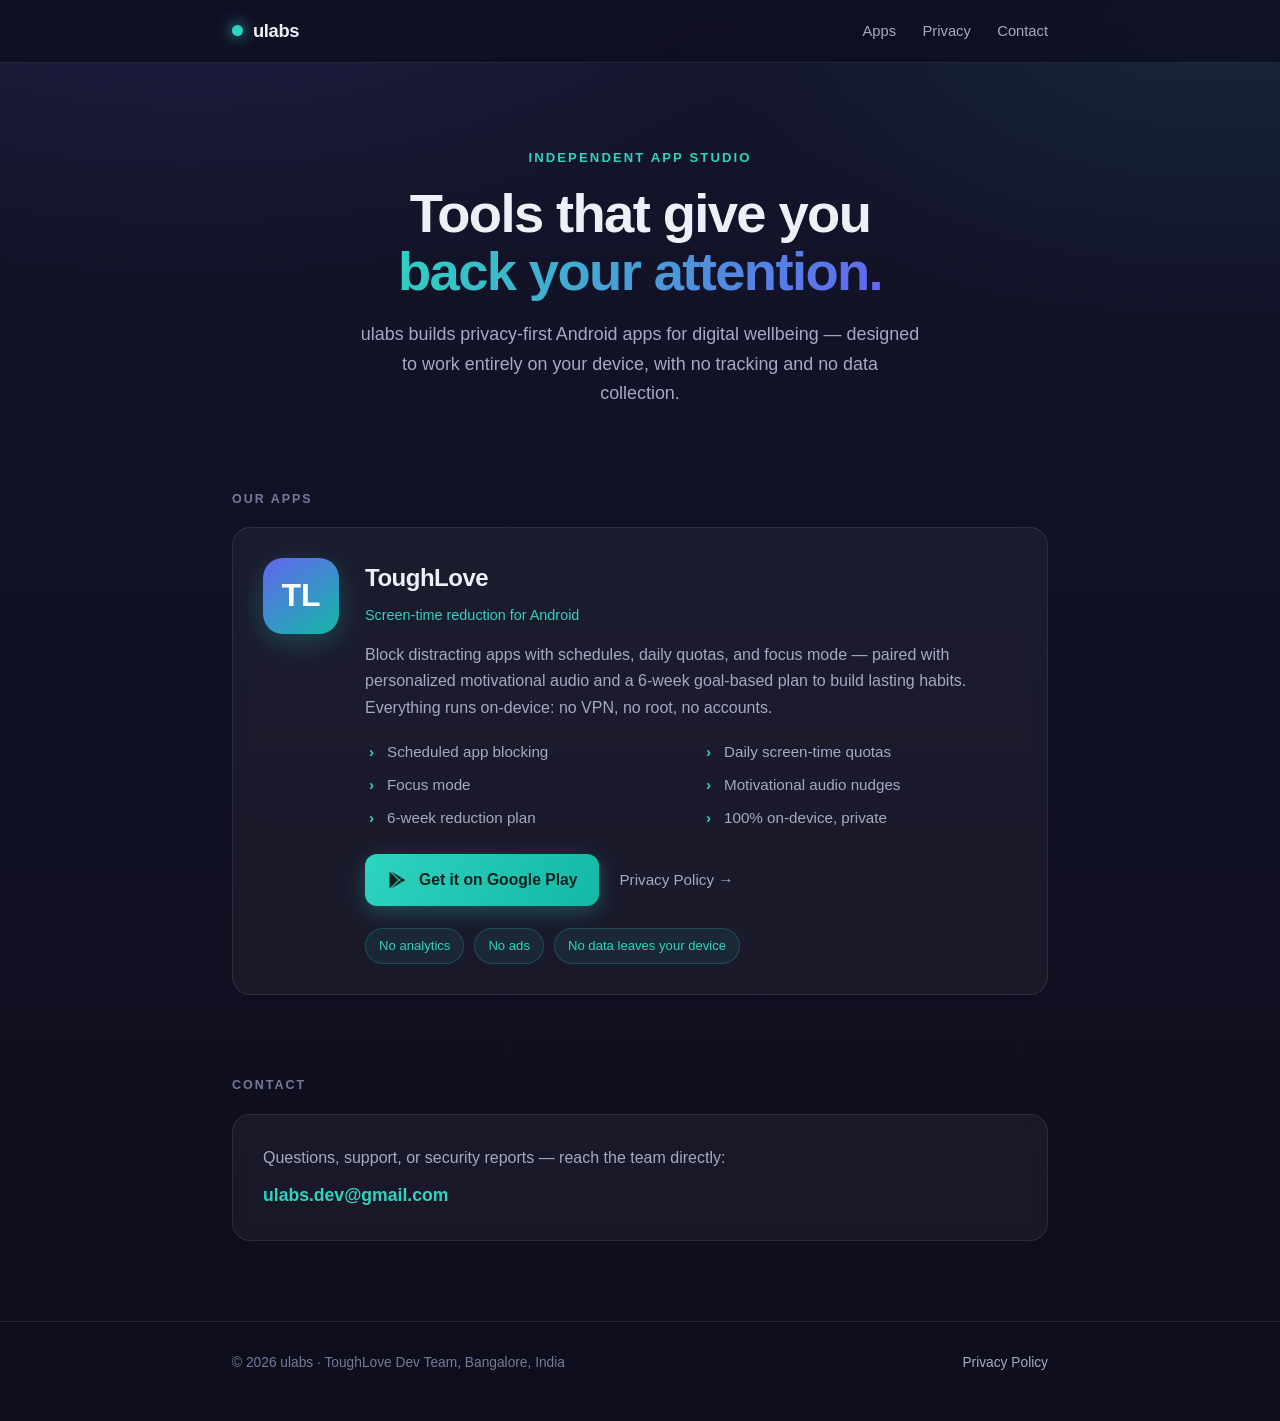
<file: index.html>
<!DOCTYPE html>
<html lang="en">
<head>
  <meta charset="UTF-8" />
  <meta name="viewport" content="width=device-width, initial-scale=1.0" />
  <meta name="google-site-verification" content="t-JAnje1U_Wy-xk-9PTj2iu_wo54Zpv8bPVHvg2KEj0" />
  <title>ulabs — independent app studio</title>
  <meta name="description" content="ulabs is an independent app studio building privacy-first tools for digital wellbeing, including ToughLove, a screen-time reduction app for Android." />
  <link rel="stylesheet" href="style.css" />
</head>
<body>
  <header class="site">
    <div class="wrap">
      <a class="brand" href="index.html"><span class="dot"></span> ulabs</a>
      <nav class="site-nav">
        <a href="#apps">Apps</a>
        <a href="privacy.html">Privacy</a>
        <a href="#contact">Contact</a>
      </nav>
    </div>
  </header>

  <main class="wrap">
    <section class="hero">
      <div class="eyebrow">Independent App Studio</div>
      <h1>Tools that give you<br /><span class="accent">back your attention.</span></h1>
      <p class="lead">ulabs builds privacy-first Android apps for digital wellbeing — designed to work entirely on your device, with no tracking and no data collection.</p>
    </section>

    <section id="apps">
      <div class="section-label">Our Apps</div>
      <div class="card app-card">
        <div class="app-icon">TL</div>
        <div class="app-body">
          <h3>ToughLove</h3>
          <div class="tag">Screen-time reduction for Android</div>
          <p>Block distracting apps with schedules, daily quotas, and focus mode — paired with personalized motivational audio and a 6-week goal-based plan to build lasting habits. Everything runs on-device: no VPN, no root, no accounts.</p>
          <ul class="features">
            <li>Scheduled app blocking</li>
            <li>Daily screen-time quotas</li>
            <li>Focus mode</li>
            <li>Motivational audio nudges</li>
            <li>6-week reduction plan</li>
            <li>100% on-device, private</li>
          </ul>
          <div class="actions">
            <a class="btn-play" href="https://play.google.com/store/apps/details?id=com.toughlove.app" target="_blank" rel="noopener">
              <svg viewBox="0 0 24 24" fill="currentColor" aria-hidden="true"><path d="M3.6 2.4a1 1 0 0 0-.6.92v17.36a1 1 0 0 0 .6.92l9.9-9.6-9.9-9.6zM14.9 11.4 5.4 2.2l11.9 6.86-2.4 2.34zm0 1.2 2.4 2.34L5.4 21.8l9.5-9.2zM17.9 9.6l3.1 1.79a1 1 0 0 1 0 1.62L17.9 14.8 15.2 12l2.7-2.4z"/></svg>
              Get it on Google Play
            </a>
            <a class="btn-ghost" href="privacy.html">Privacy Policy →</a>
          </div>
          <div class="pill-row">
            <span class="pill">No analytics</span>
            <span class="pill">No ads</span>
            <span class="pill">No data leaves your device</span>
          </div>
        </div>
      </div>
    </section>

    <section id="contact">
      <div class="section-label">Contact</div>
      <div class="card contact">
        <p style="color:var(--text-dim); margin-bottom:10px;">Questions, support, or security reports — reach the team directly:</p>
        <p style="font-size:1.1rem;"><a href="mailto:ulabs.dev@gmail.com">ulabs.dev@gmail.com</a></p>
      </div>
    </section>
  </main>

  <footer class="site">
    <div class="wrap row">
      <span>© 2026 ulabs · ToughLove Dev Team, Bangalore, India</span>
      <span><a href="privacy.html">Privacy Policy</a></span>
    </div>
  </footer>
</body>
</html>
</file>
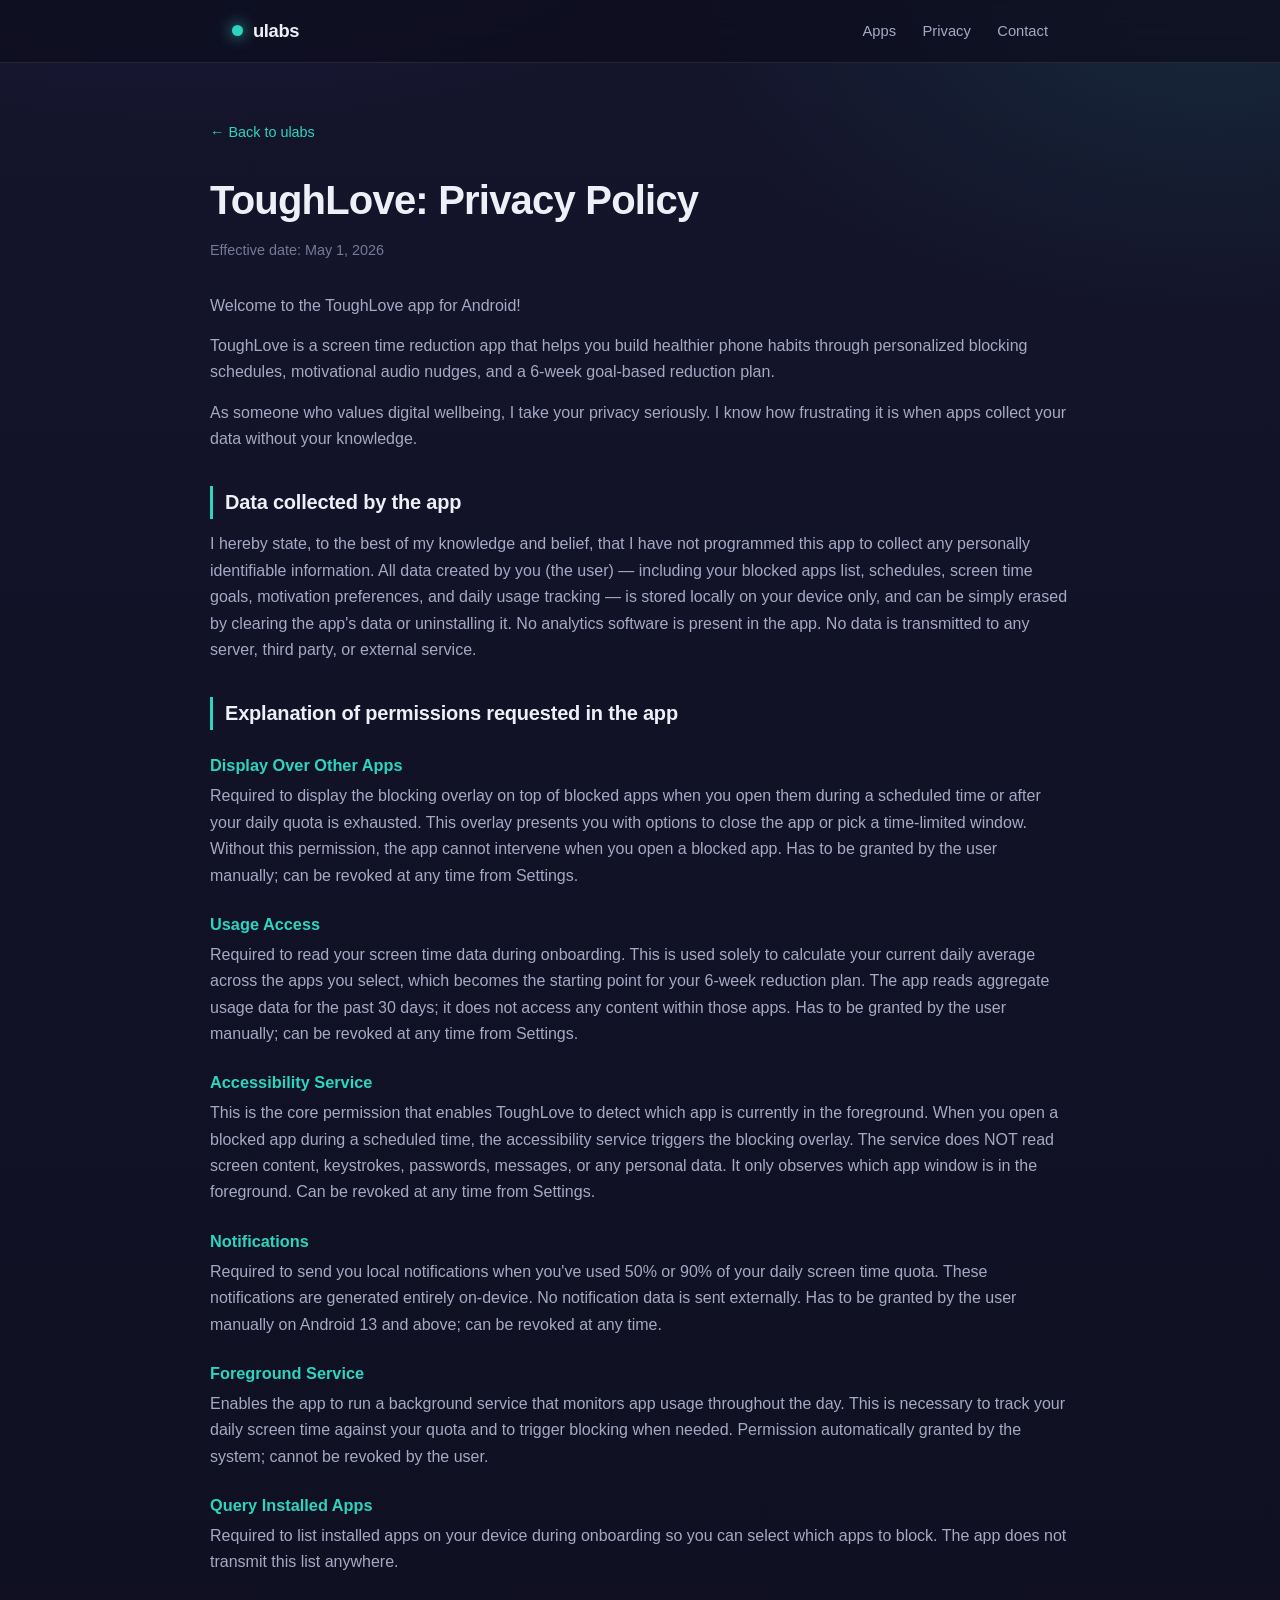
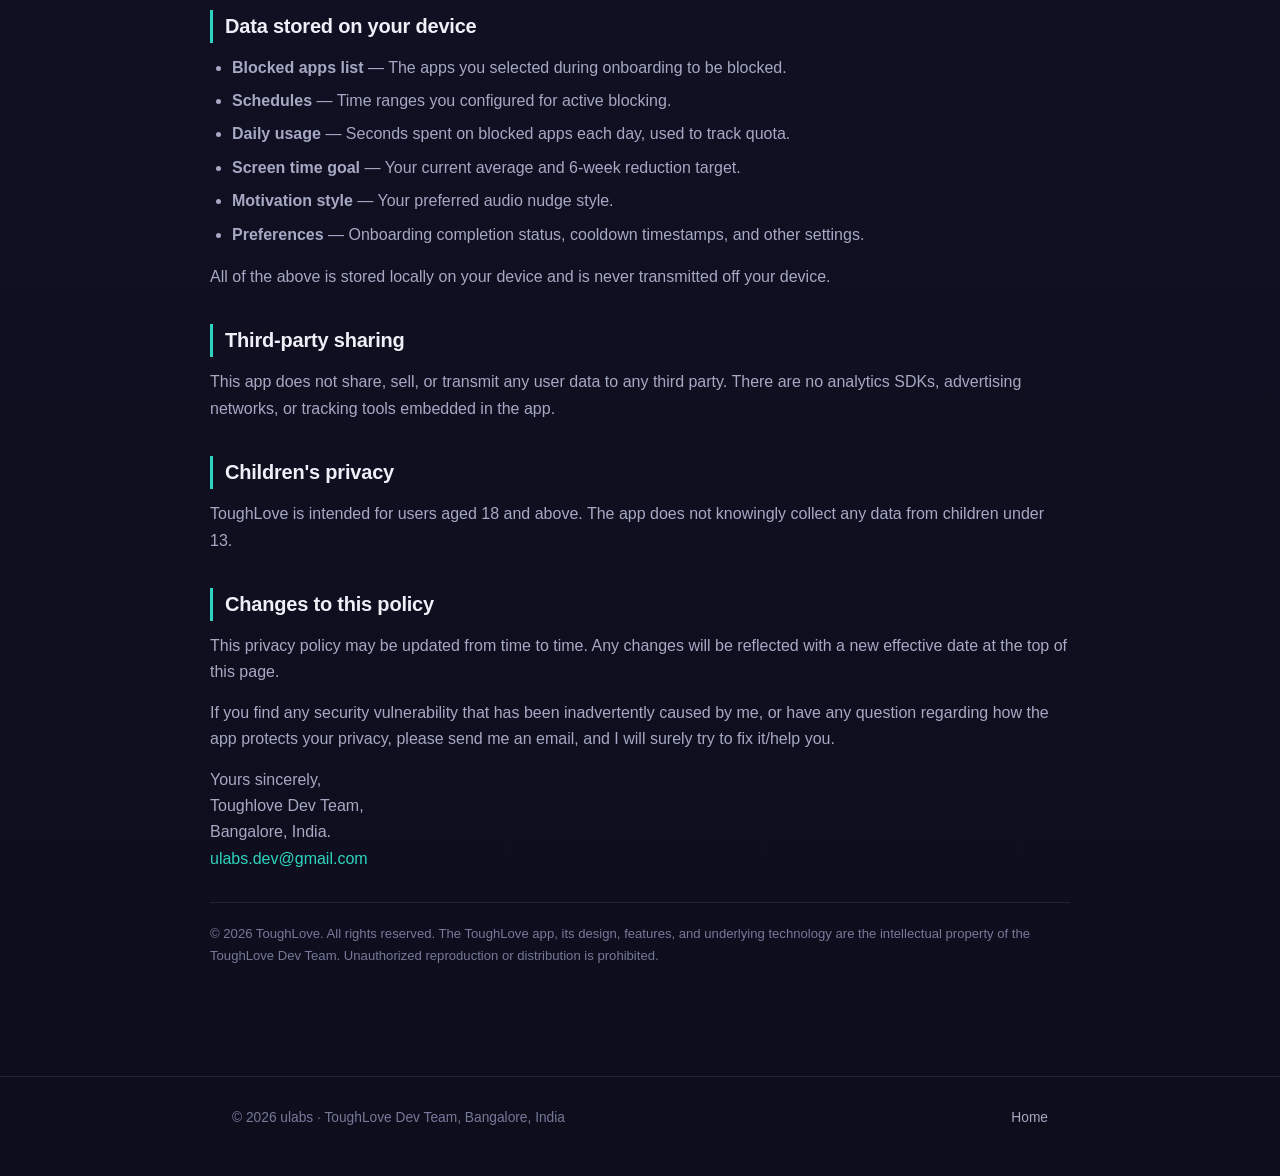
<file: privacy.html>
<!DOCTYPE html>
<html lang="en">
<head>
  <meta charset="UTF-8" />
  <meta name="viewport" content="width=device-width, initial-scale=1.0" />
  <meta name="google-site-verification" content="t-JAnje1U_Wy-xk-9PTj2iu_wo54Zpv8bPVHvg2KEj0" />
  <title>ToughLove — Privacy Policy</title>
  <meta name="description" content="Privacy policy for the ToughLove Android app. All data stays on your device; nothing is collected or transmitted." />
  <link rel="stylesheet" href="style.css" />
</head>
<body>
  <header class="site">
    <div class="wrap">
      <a class="brand" href="index.html"><span class="dot"></span> ulabs</a>
      <nav class="site-nav">
        <a href="index.html#apps">Apps</a>
        <a href="privacy.html">Privacy</a>
        <a href="index.html#contact">Contact</a>
      </nav>
    </div>
  </header>

  <main class="wrap policy">
    <a class="back-link" href="index.html">← Back to ulabs</a>
    <h1>ToughLove: Privacy Policy</h1>
    <p class="eff">Effective date: May 1, 2026</p>

    <p>Welcome to the ToughLove app for Android!</p>
    <p>ToughLove is a screen time reduction app that helps you build healthier phone habits through personalized blocking schedules, motivational audio nudges, and a 6-week goal-based reduction plan.</p>
    <p>As someone who values digital wellbeing, I take your privacy seriously. I know how frustrating it is when apps collect your data without your knowledge.</p>

    <h2>Data collected by the app</h2>
    <p>I hereby state, to the best of my knowledge and belief, that I have not programmed this app to collect any personally identifiable information. All data created by you (the user) — including your blocked apps list, schedules, screen time goals, motivation preferences, and daily usage tracking — is stored locally on your device only, and can be simply erased by clearing the app's data or uninstalling it. No analytics software is present in the app. No data is transmitted to any server, third party, or external service.</p>

    <h2>Explanation of permissions requested in the app</h2>

    <h3>Display Over Other Apps</h3>
    <p>Required to display the blocking overlay on top of blocked apps when you open them during a scheduled time or after your daily quota is exhausted. This overlay presents you with options to close the app or pick a time-limited window. Without this permission, the app cannot intervene when you open a blocked app. Has to be granted by the user manually; can be revoked at any time from Settings.</p>

    <h3>Usage Access</h3>
    <p>Required to read your screen time data during onboarding. This is used solely to calculate your current daily average across the apps you select, which becomes the starting point for your 6-week reduction plan. The app reads aggregate usage data for the past 30 days; it does not access any content within those apps. Has to be granted by the user manually; can be revoked at any time from Settings.</p>

    <h3>Accessibility Service</h3>
    <p>This is the core permission that enables ToughLove to detect which app is currently in the foreground. When you open a blocked app during a scheduled time, the accessibility service triggers the blocking overlay. The service does NOT read screen content, keystrokes, passwords, messages, or any personal data. It only observes which app window is in the foreground. Can be revoked at any time from Settings.</p>

    <h3>Notifications</h3>
    <p>Required to send you local notifications when you've used 50% or 90% of your daily screen time quota. These notifications are generated entirely on-device. No notification data is sent externally. Has to be granted by the user manually on Android 13 and above; can be revoked at any time.</p>

    <h3>Foreground Service</h3>
    <p>Enables the app to run a background service that monitors app usage throughout the day. This is necessary to track your daily screen time against your quota and to trigger blocking when needed. Permission automatically granted by the system; cannot be revoked by the user.</p>

    <h3>Query Installed Apps</h3>
    <p>Required to list installed apps on your device during onboarding so you can select which apps to block. The app does not transmit this list anywhere.</p>

    <h2>Data stored on your device</h2>
    <ul>
      <li><strong>Blocked apps list</strong> — The apps you selected during onboarding to be blocked.</li>
      <li><strong>Schedules</strong> — Time ranges you configured for active blocking.</li>
      <li><strong>Daily usage</strong> — Seconds spent on blocked apps each day, used to track quota.</li>
      <li><strong>Screen time goal</strong> — Your current average and 6-week reduction target.</li>
      <li><strong>Motivation style</strong> — Your preferred audio nudge style.</li>
      <li><strong>Preferences</strong> — Onboarding completion status, cooldown timestamps, and other settings.</li>
    </ul>
    <p>All of the above is stored locally on your device and is never transmitted off your device.</p>

    <h2>Third-party sharing</h2>
    <p>This app does not share, sell, or transmit any user data to any third party. There are no analytics SDKs, advertising networks, or tracking tools embedded in the app.</p>

    <h2>Children's privacy</h2>
    <p>ToughLove is intended for users aged 18 and above. The app does not knowingly collect any data from children under 13.</p>

    <h2>Changes to this policy</h2>
    <p>This privacy policy may be updated from time to time. Any changes will be reflected with a new effective date at the top of this page.</p>

    <p>If you find any security vulnerability that has been inadvertently caused by me, or have any question regarding how the app protects your privacy, please send me an email, and I will surely try to fix it/help you.</p>

    <p class="sig">
      Yours sincerely,<br />
      Toughlove Dev Team,<br />
      Bangalore, India.<br />
      <a href="mailto:ulabs.dev@gmail.com">ulabs.dev@gmail.com</a>
    </p>

    <p class="legal">© 2026 ToughLove. All rights reserved. The ToughLove app, its design, features, and underlying technology are the intellectual property of the ToughLove Dev Team. Unauthorized reproduction or distribution is prohibited.</p>
  </main>

  <footer class="site">
    <div class="wrap row">
      <span>© 2026 ulabs · ToughLove Dev Team, Bangalore, India</span>
      <span><a href="index.html">Home</a></span>
    </div>
  </footer>
</body>
</html>
</file>
<file: style.css>
/* ulabs — developer site. Dark indigo + teal, subtle glass. Self-contained. */
:root {
  --bg: #0d0d1c;
  --bg-2: #14142b;
  --bg-3: #1b1b38;
  --card: rgba(255, 255, 255, 0.045);
  --card-border: rgba(255, 255, 255, 0.09);
  --text: #eef0f8;
  --text-dim: #a6a9c4;
  --text-faint: #767a99;
  --teal: #2dd4bf;
  --teal-dim: #14b8a6;
  --indigo: #6366f1;
  --radius: 18px;
  --maxw: 860px;
}

* { box-sizing: border-box; margin: 0; padding: 0; }

html { scroll-behavior: smooth; background-color: var(--bg); }

body {
  font-family: -apple-system, BlinkMacSystemFont, "Segoe UI", Roboto, Helvetica, Arial, sans-serif;
  color: var(--text);
  line-height: 1.65;
  background-color: var(--bg);
  background-image:
    radial-gradient(1200px 700px at 15% -10%, rgba(99, 102, 241, 0.16), transparent 60%),
    radial-gradient(1000px 600px at 95% 0%, rgba(45, 212, 191, 0.10), transparent 55%),
    linear-gradient(180deg, var(--bg-2) 0%, var(--bg) 100%);
  background-repeat: no-repeat;
  background-size: 100% 100%;
  min-height: 100vh;
  -webkit-font-smoothing: antialiased;
}

.wrap { max-width: var(--maxw); margin: 0 auto; padding: 0 22px; }

/* ---- top nav ---- */
header.site {
  position: sticky; top: 0; z-index: 10;
  backdrop-filter: blur(14px);
  -webkit-backdrop-filter: blur(14px);
  background: rgba(13, 13, 28, 0.72);
  border-bottom: 1px solid var(--card-border);
}
header.site .wrap {
  display: flex; align-items: center; justify-content: space-between;
  height: 62px;
}
.brand { display: flex; align-items: center; gap: 10px; font-weight: 700; font-size: 1.15rem; letter-spacing: -0.02em; color: var(--text); text-decoration: none; }
.brand .dot { width: 11px; height: 11px; border-radius: 50%; background: var(--teal); box-shadow: 0 0 14px 2px rgba(45, 212, 191, 0.55); }
nav.site-nav a { color: var(--text-dim); text-decoration: none; margin-left: 22px; font-size: 0.92rem; transition: color .15s; }
nav.site-nav a:hover { color: var(--teal); }
@media (max-width: 540px) { nav.site-nav a { margin-left: 16px; } .brand { font-size: 1.05rem; } }

/* ---- hero ---- */
.hero { padding: 84px 0 40px; text-align: center; }
.hero .eyebrow { color: var(--teal); font-size: 0.82rem; letter-spacing: 0.16em; text-transform: uppercase; font-weight: 600; }
.hero h1 { font-size: clamp(2.1rem, 6vw, 3.4rem); line-height: 1.08; letter-spacing: -0.03em; margin: 16px 0 18px; font-weight: 800; }
.hero h1 .accent { background: linear-gradient(120deg, var(--teal), var(--indigo)); -webkit-background-clip: text; background-clip: text; -webkit-text-fill-color: transparent; }
.hero p.lead { color: var(--text-dim); font-size: 1.12rem; max-width: 560px; margin: 0 auto; }

/* ---- sections ---- */
section { padding: 40px 0; }
.section-label { color: var(--text-faint); font-size: 0.78rem; letter-spacing: 0.16em; text-transform: uppercase; font-weight: 600; margin-bottom: 18px; }

.card {
  background: var(--card);
  border: 1px solid var(--card-border);
  border-radius: var(--radius);
  padding: 30px;
  backdrop-filter: blur(8px);
  -webkit-backdrop-filter: blur(8px);
}

/* ---- app feature card ---- */
.app-card { display: flex; gap: 26px; align-items: flex-start; }
.app-icon {
  flex: 0 0 auto; width: 76px; height: 76px; border-radius: 20px;
  background: linear-gradient(145deg, var(--indigo), var(--teal-dim));
  display: flex; align-items: center; justify-content: center;
  font-size: 2rem; font-weight: 800; color: #fff;
  box-shadow: 0 8px 28px rgba(45, 212, 191, 0.25);
}
.app-body h3 { font-size: 1.5rem; letter-spacing: -0.02em; margin-bottom: 6px; }
.app-body .tag { color: var(--teal); font-size: 0.9rem; margin-bottom: 14px; }
.app-body p { color: var(--text-dim); margin-bottom: 18px; }
.features { list-style: none; display: grid; grid-template-columns: 1fr 1fr; gap: 8px 22px; margin-bottom: 24px; }
.features li { color: var(--text-dim); font-size: 0.95rem; padding-left: 22px; position: relative; }
.features li::before { content: "›"; color: var(--teal); position: absolute; left: 4px; font-weight: 700; }
@media (max-width: 620px) {
  .app-card { flex-direction: column; gap: 18px; }
  .features { grid-template-columns: 1fr; }
}

/* ---- play button ---- */
.actions { display: flex; flex-wrap: wrap; gap: 12px; align-items: center; }
.btn-play {
  display: inline-flex; align-items: center; gap: 12px;
  background: linear-gradient(120deg, var(--teal), var(--teal-dim));
  color: #06231f; font-weight: 700; text-decoration: none;
  padding: 13px 22px; border-radius: 12px; font-size: 0.98rem;
  transition: transform .12s, box-shadow .12s;
  box-shadow: 0 6px 20px rgba(45, 212, 191, 0.28);
}
.btn-play:hover { transform: translateY(-1px); box-shadow: 0 10px 26px rgba(45, 212, 191, 0.4); }
.btn-play svg { width: 20px; height: 20px; }
.btn-ghost { color: var(--text-dim); text-decoration: none; font-size: 0.95rem; padding: 13px 8px; border-bottom: 1px solid transparent; transition: color .15s, border-color .15s; }
.btn-ghost:hover { color: var(--teal); border-color: var(--teal); }

/* ---- privacy highlight strip ---- */
.pill-row { display: flex; flex-wrap: wrap; gap: 10px; margin-top: 22px; }
.pill { background: rgba(45, 212, 191, 0.08); border: 1px solid rgba(45, 212, 191, 0.22); color: var(--teal); font-size: 0.82rem; padding: 6px 13px; border-radius: 999px; }

/* ---- contact ---- */
.contact a { color: var(--teal); text-decoration: none; font-weight: 600; }
.contact a:hover { text-decoration: underline; }

/* ---- footer ---- */
footer.site { border-top: 1px solid var(--card-border); margin-top: 40px; padding: 30px 0 46px; color: var(--text-faint); font-size: 0.86rem; }
footer.site a { color: var(--text-dim); text-decoration: none; }
footer.site a:hover { color: var(--teal); }
footer.site .row { display: flex; flex-wrap: wrap; justify-content: space-between; gap: 12px; }

/* ---- privacy policy page ---- */
.policy { padding: 56px 0; }
.policy h1 { font-size: clamp(1.8rem, 5vw, 2.5rem); letter-spacing: -0.02em; margin-bottom: 6px; }
.policy .eff { color: var(--text-faint); font-size: 0.9rem; margin-bottom: 30px; }
.policy h2 { font-size: 1.25rem; letter-spacing: -0.01em; margin: 34px 0 12px; color: var(--text); border-left: 3px solid var(--teal); padding-left: 12px; }
.policy h3 { font-size: 1.02rem; margin: 22px 0 4px; color: var(--teal); }
.policy p { color: var(--text-dim); margin-bottom: 14px; }
.policy ul { color: var(--text-dim); margin: 0 0 16px 22px; }
.policy ul li { margin-bottom: 7px; }
.policy .sig { color: var(--text-dim); margin-top: 8px; }
.policy .legal { color: var(--text-faint); font-size: 0.82rem; margin-top: 30px; padding-top: 20px; border-top: 1px solid var(--card-border); }
.policy a { color: var(--teal); text-decoration: none; }
.policy a:hover { text-decoration: underline; }
.back-link { display: inline-block; margin-bottom: 22px; color: var(--text-dim); text-decoration: none; font-size: 0.9rem; }
.back-link:hover { color: var(--teal); }
</file>
